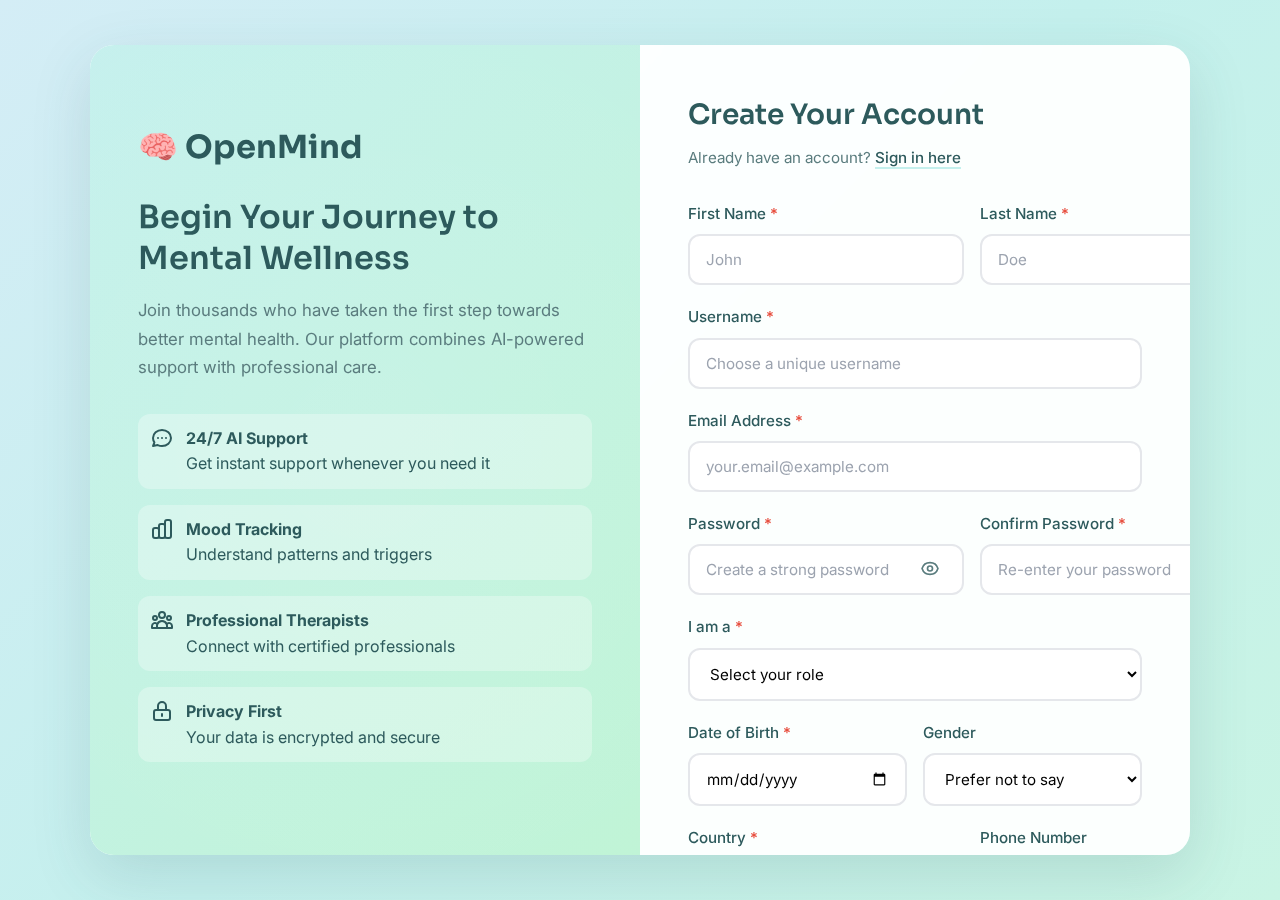
<file: templates/auth/register.html>
<!DOCTYPE html>
<html lang="en">
<head>
    <meta charset="UTF-8">
    <meta name="viewport" content="width=device-width, initial-scale=1.0">
    <title>Join OpenMind - Your Mental Wellness Companion</title>
    <link rel="preconnect" href="https://fonts.googleapis.com">
    <link rel="preconnect" href="https://fonts.gstatic.com" crossorigin>
    <link href="https://fonts.googleapis.com/css2?family=Inter:wght@300;400;500;600;700&family=Sora:wght@400;500;600;700&display=swap" rel="stylesheet">
    <style>
        /* Base Variables */
        :root {
            --primary: #c4f0ed;
            --primary-dark: #a8dcd9;
            --secondary: #c9f4e4;
            --accent: #bef4d5;
            --light-bg: #d4edf6;
            --text-dark: #2d5a5c;
            --text-muted: #5a7c7e;
            --font-primary: 'Inter', -apple-system, BlinkMacSystemFont, 'Segoe UI', Roboto, 'Helvetica Neue', Arial, sans-serif;
            --font-heading: 'Sora', -apple-system, BlinkMacSystemFont, 'Segoe UI', Roboto, 'Helvetica Neue', Arial, sans-serif;
        }

        * {
            margin: 0;
            padding: 0;
            box-sizing: border-box;
        }

        body {
            font-family: var(--font-primary);
            font-size: 16px;
            font-weight: 400;
            line-height: 1.6;
            color: #374151;
            -webkit-font-smoothing: antialiased;
            -moz-osx-font-smoothing: grayscale;
            text-rendering: optimizeLegibility;
            background: linear-gradient(135deg, var(--light-bg) 0%, var(--primary) 50%, var(--secondary) 100%);
            min-height: 100vh;
            display: flex;
            align-items: center;
            justify-content: center;
            padding: 2rem 1rem;
        }

        .register-container {
            width: 100%;
            max-width: 1100px;
            background: rgba(255, 255, 255, 0.95);
            border-radius: 24px;
            box-shadow: 0 20px 60px rgba(45, 90, 92, 0.15);
            overflow: hidden;
            display: grid;
            grid-template-columns: 1fr 1fr;
            backdrop-filter: blur(10px);
        }

        /* Left Side - Welcome Section */
        .welcome-section {
            background: linear-gradient(135deg, var(--primary) 0%, var(--accent) 100%);
            padding: 3rem;
            display: flex;
            flex-direction: column;
            justify-content: center;
            color: var(--text-dark);
            position: relative;
            overflow: hidden;
        }

        .welcome-section::before {
            content: '';
            position: absolute;
            top: -50%;
            right: -50%;
            width: 200%;
            height: 200%;
            background: radial-gradient(circle, rgba(255,255,255,0.1) 0%, transparent 70%);
            animation: pulse 8s ease-in-out infinite;
        }

        @keyframes pulse {
            0%, 100% { transform: scale(1); opacity: 0.5; }
            50% { transform: scale(1.1); opacity: 0.8; }
        }

        .welcome-content {
            position: relative;
            z-index: 1;
        }

        .logo {
            font-family: var(--font-heading);
            font-size: 2rem;
            font-weight: 700;
            margin-bottom: 1.5rem;
            color: var(--text-dark);
        }

        .welcome-title {
            font-family: var(--font-heading);
            font-size: 2rem;
            font-weight: 600;
            margin-bottom: 1rem;
            line-height: 1.3;
        }

        .welcome-text {
            font-size: 1.05rem;
            line-height: 1.7;
            margin-bottom: 2rem;
            color: var(--text-muted);
        }

        .features {
            list-style: none;
        }

        .feature-item {
            display: flex;
            align-items: flex-start;
            margin-bottom: 1rem;
            padding: 0.75rem;
            background: rgba(255, 255, 255, 0.3);
            border-radius: 12px;
            transition: transform 0.3s ease;
        }

        .feature-item:hover {
            transform: translateX(5px);
        }

        .feature-icon {
            width: 24px;
            height: 24px;
            margin-right: 0.75rem;
            flex-shrink: 0;
        }

        /* Right Side - Form Section */
        .form-section {
            padding: 3rem;
            overflow-y: auto;
            max-height: 90vh;
        }

        .form-header {
            margin-bottom: 2rem;
        }

        .form-title {
            font-family: var(--font-heading);
            font-size: 1.75rem;
            font-weight: 600;
            color: var(--text-dark);
            margin-bottom: 0.5rem;
        }

        .form-subtitle {
            color: var(--text-muted);
            font-size: 0.95rem;
        }

        .form-subtitle a {
            color: var(--text-dark);
            text-decoration: none;
            font-weight: 500;
            border-bottom: 2px solid var(--primary);
            transition: border-color 0.3s ease;
        }

        .form-subtitle a:hover {
            border-color: var(--primary-dark);
        }

        .registration-form {
            display: flex;
            flex-direction: column;
            gap: 1.25rem;
        }

        .form-row {
            display: grid;
            grid-template-columns: 1fr 1fr;
            gap: 1rem;
        }

        .form-group {
            display: flex;
            flex-direction: column;
        }

        .form-label {
            font-weight: 500;
            margin-bottom: 0.5rem;
            color: var(--text-dark);
            font-size: 0.95rem;
        }

        .required {
            color: #e74c3c;
            margin-left: 0.25rem;
        }

        .form-input,
        .form-select {
            padding: 0.875rem 1rem;
            border: 2px solid #e5e7eb;
            border-radius: 12px;
            font-size: 0.95rem;
            font-family: var(--font-primary);
            transition: all 0.3s ease;
            background: white;
        }

        .form-input:focus,
        .form-select:focus {
            outline: none;
            border-color: var(--primary-dark);
            box-shadow: 0 0 0 4px rgba(164, 220, 217, 0.15);
        }

        .form-input::placeholder {
            color: #9ca3af;
        }

        .password-input-wrapper {
            position: relative;
        }

        .password-toggle {
            position: absolute;
            right: 1rem;
            top: 50%;
            transform: translateY(-50%);
            background: none;
            border: none;
            cursor: pointer;
            color: var(--text-muted);
            padding: 0.5rem;
        }

        .checkbox-group {
            display: flex;
            align-items: flex-start;
            gap: 0.75rem;
        }

        .checkbox-input {
            margin-top: 0.25rem;
            width: 18px;
            height: 18px;
            cursor: pointer;
        }

        .checkbox-label {
            font-size: 0.9rem;
            color: var(--text-muted);
            line-height: 1.5;
        }

        .checkbox-label a {
            color: var(--text-dark);
            text-decoration: none;
            border-bottom: 1px solid var(--primary);
        }

        .submit-btn {
            padding: 1rem;
            background: linear-gradient(135deg, var(--primary-dark) 0%, var(--text-dark) 100%);
            color: white;
            border: none;
            border-radius: 12px;
            font-size: 1rem;
            font-weight: 600;
            cursor: pointer;
            transition: all 0.3s ease;
            font-family: var(--font-heading);
            margin-top: 0.5rem;
        }

        .submit-btn:hover {
            transform: translateY(-2px);
            box-shadow: 0 8px 20px rgba(45, 90, 92, 0.3);
        }

        .submit-btn:active {
            transform: translateY(0);
        }

        .divider {
            display: flex;
            align-items: center;
            text-align: center;
            margin: 1.5rem 0;
            color: var(--text-muted);
            font-size: 0.9rem;
        }

        .divider::before,
        .divider::after {
            content: '';
            flex: 1;
            border-bottom: 1px solid #e5e7eb;
        }

        .divider span {
            padding: 0 1rem;
        }

        .privacy-notice {
            margin-top: 1.5rem;
            padding: 1rem;
            background: var(--light-bg);
            border-radius: 12px;
            font-size: 0.85rem;
            color: var(--text-muted);
            text-align: center;
        }

        /* Responsive Design */
        @media (max-width: 968px) {
            .register-container {
                grid-template-columns: 1fr;
            }

            .welcome-section {
                padding: 2rem;
            }

            .form-section {
                max-height: none;
            }

            .form-row {
                grid-template-columns: 1fr;
            }
        }

        @media (max-width: 480px) {
            body {
                padding: 1rem;
            }

            .form-section {
                padding: 2rem 1.5rem;
            }

            .welcome-section {
                padding: 1.5rem;
            }

            .welcome-title {
                font-size: 1.5rem;
            }

            .logo {
                font-size: 1.5rem;
            }
        }

        /* Custom Scrollbar */
        .form-section::-webkit-scrollbar {
            width: 8px;
        }

        .form-section::-webkit-scrollbar-track {
            background: #f1f1f1;
            border-radius: 10px;
        }

        .form-section::-webkit-scrollbar-thumb {
            background: var(--primary-dark);
            border-radius: 10px;
        }

        .form-section::-webkit-scrollbar-thumb:hover {
            background: var(--text-dark);
        }
    </style>
</head>
<body>
    <div class="register-container">
        <!-- Left Side - Welcome Section -->
        <div class="welcome-section">
            <div class="welcome-content">
                <div class="logo">🧠 OpenMind</div>
                <h1 class="welcome-title">Begin Your Journey to Mental Wellness</h1>
                <p class="welcome-text">
                    Join thousands who have taken the first step towards better mental health. 
                    Our platform combines AI-powered support with professional care.
                </p>
                
                <ul class="features">
                    <li class="feature-item">
                        <svg class="feature-icon" fill="none" stroke="currentColor" viewBox="0 0 24 24">
                            <path stroke-linecap="round" stroke-linejoin="round" stroke-width="2" d="M8 12h.01M12 12h.01M16 12h.01M21 12c0 4.418-4.03 8-9 8a9.863 9.863 0 01-4.255-.949L3 20l1.395-3.72C3.512 15.042 3 13.574 3 12c0-4.418 4.03-8 9-8s9 3.582 9 8z"/>
                        </svg>
                        <div>
                            <strong>24/7 AI Support</strong><br>
                            Get instant support whenever you need it
                        </div>
                    </li>
                    <li class="feature-item">
                        <svg class="feature-icon" fill="none" stroke="currentColor" viewBox="0 0 24 24">
                            <path stroke-linecap="round" stroke-linejoin="round" stroke-width="2" d="M9 19v-6a2 2 0 00-2-2H5a2 2 0 00-2 2v6a2 2 0 002 2h2a2 2 0 002-2zm0 0V9a2 2 0 012-2h2a2 2 0 012 2v10m-6 0a2 2 0 002 2h2a2 2 0 002-2m0 0V5a2 2 0 012-2h2a2 2 0 012 2v14a2 2 0 01-2 2h-2a2 2 0 01-2-2z"/>
                        </svg>
                        <div>
                            <strong>Mood Tracking</strong><br>
                            Understand patterns and triggers
                        </div>
                    </li>
                    <li class="feature-item">
                        <svg class="feature-icon" fill="none" stroke="currentColor" viewBox="0 0 24 24">
                            <path stroke-linecap="round" stroke-linejoin="round" stroke-width="2" d="M17 20h5v-2a3 3 0 00-5.356-1.857M17 20H7m10 0v-2c0-.656-.126-1.283-.356-1.857M7 20H2v-2a3 3 0 015.356-1.857M7 20v-2c0-.656.126-1.283.356-1.857m0 0a5.002 5.002 0 019.288 0M15 7a3 3 0 11-6 0 3 3 0 016 0zm6 3a2 2 0 11-4 0 2 2 0 014 0zM7 10a2 2 0 11-4 0 2 2 0 014 0z"/>
                        </svg>
                        <div>
                            <strong>Professional Therapists</strong><br>
                            Connect with certified professionals
                        </div>
                    </li>
                    <li class="feature-item">
                        <svg class="feature-icon" fill="none" stroke="currentColor" viewBox="0 0 24 24">
                            <path stroke-linecap="round" stroke-linejoin="round" stroke-width="2" d="M12 15v2m-6 4h12a2 2 0 002-2v-6a2 2 0 00-2-2H6a2 2 0 00-2 2v6a2 2 0 002 2zm10-10V7a4 4 0 00-8 0v4h8z"/>
                        </svg>
                        <div>
                            <strong>Privacy First</strong><br>
                            Your data is encrypted and secure
                        </div>
                    </li>
                </ul>
            </div>
        </div>

        <!-- Right Side - Registration Form -->
        <div class="form-section">
            <div class="form-header">
                <h2 class="form-title">Create Your Account</h2>
                <p class="form-subtitle">Already have an account? <a href="/login">Sign in here</a></p>
            </div>

            <form method="POST" action="" class="registration-form">
                <!-- Django CSRF Token -->
                <!-- {% csrf_token %} -->
                
                <div class="form-row">
                    <div class="form-group">
                        <label class="form-label" for="first_name">First Name<span class="required">*</span></label>
                        <input type="text" id="first_name" name="first_name" class="form-input" placeholder="John" required>
                    </div>
                    <div class="form-group">
                        <label class="form-label" for="last_name">Last Name<span class="required">*</span></label>
                        <input type="text" id="last_name" name="last_name" class="form-input" placeholder="Doe" required>
                    </div>
                </div>

                <div class="form-group">
                    <label class="form-label" for="username">Username<span class="required">*</span></label>
                    <input type="text" id="username" name="username" class="form-input" placeholder="Choose a unique username" required>
                </div>

                <div class="form-group">
                    <label class="form-label" for="email">Email Address<span class="required">*</span></label>
                    <input type="email" id="email" name="email" class="form-input" placeholder="your.email@example.com" required>
                </div>

                <div class="form-row">
                    <div class="form-group">
                        <label class="form-label" for="password">Password<span class="required">*</span></label>
                        <div class="password-input-wrapper">
                            <input type="password" id="password" name="password" class="form-input" placeholder="Create a strong password" required>
                            <button type="button" class="password-toggle" onclick="togglePassword('password')">
                                <svg width="20" height="20" fill="none" stroke="currentColor" viewBox="0 0 24 24">
                                    <path stroke-linecap="round" stroke-linejoin="round" stroke-width="2" d="M15 12a3 3 0 11-6 0 3 3 0 016 0z"/>
                                    <path stroke-linecap="round" stroke-linejoin="round" stroke-width="2" d="M2.458 12C3.732 7.943 7.523 5 12 5c4.478 0 8.268 2.943 9.542 7-1.274 4.057-5.064 7-9.542 7-4.477 0-8.268-2.943-9.542-7z"/>
                                </svg>
                            </button>
                        </div>
                    </div>
                    <div class="form-group">
                        <label class="form-label" for="confirm_password">Confirm Password<span class="required">*</span></label>
                        <div class="password-input-wrapper">
                            <input type="password" id="confirm_password" name="confirm_password" class="form-input" placeholder="Re-enter your password" required>
                            <button type="button" class="password-toggle" onclick="togglePassword('confirm_password')">
                                <svg width="20" height="20" fill="none" stroke="currentColor" viewBox="0 0 24 24">
                                    <path stroke-linecap="round" stroke-linejoin="round" stroke-width="2" d="M15 12a3 3 0 11-6 0 3 3 0 016 0z"/>
                                    <path stroke-linecap="round" stroke-linejoin="round" stroke-width="2" d="M2.458 12C3.732 7.943 7.523 5 12 5c4.478 0 8.268 2.943 9.542 7-1.274 4.057-5.064 7-9.542 7-4.477 0-8.268-2.943-9.542-7z"/>
                                </svg>
                            </button>
                        </div>
                    </div>
                </div>

                <div class="form-group">
                    <label class="form-label" for="user_type">I am a<span class="required">*</span></label>
                    <select id="user_type" name="user_type" class="form-select" required>
                        <option value="">Select your role</option>
                        <option value="student">Student</option>
                        <option value="child">Child/Teen</option>
                        <option value="adult">Adult</option>
                        <option value="therapist">Professional Therapist</option>
                    </select>
                </div>

                <div class="form-row">
                    <div class="form-group">
                        <label class="form-label" for="date_of_birth">Date of Birth<span class="required">*</span></label>
                        <input type="date" id="date_of_birth" name="date_of_birth" class="form-input" required>
                    </div>
                    <div class="form-group">
                        <label class="form-label" for="gender">Gender</label>
                        <select id="gender" name="gender" class="form-select">
                            <option value="">Prefer not to say</option>
                            <option value="male">Male</option>
                            <option value="female">Female</option>
                            <option value="non_binary">Non-Binary</option>
                            <option value="other">Other</option>
                        </select>
                    </div>
                </div>

                <div class="form-row">
                    <div class="form-group">
                        <label class="form-label" for="country">Country<span class="required">*</span></label>
                        <input type="text" id="country" name="country" class="form-input" placeholder="e.g., Kenya" required>
                    </div>
                    <div class="form-group">
                        <label class="form-label" for="phone_number">Phone Number</label>
                        <input type="tel" id="phone_number" name="phone_number" class="form-input" placeholder="+254712345678">
                    </div>
                </div>

                <div class="checkbox-group">
                    <input type="checkbox" id="data_sharing_consent" name="data_sharing_consent" class="checkbox-input" required>
                    <label for="data_sharing_consent" class="checkbox-label">
                        I agree to the <a href="/terms">Terms of Service</a> and <a href="/privacy">Privacy Policy</a>, 
                        and consent to anonymized data being used for mental health research<span class="required">*</span>
                    </label>
                </div>

                <button type="submit" class="submit-btn">Create My Account</button>

                <div class="privacy-notice">
                    🔒 Your privacy matters. All personal information is encrypted and handled according to HIPAA standards.
                </div>
            </form>
        </div>
    </div>

    <script>
        function togglePassword(inputId) {
            const input = document.getElementById(inputId);
            input.type = input.type === 'password' ? 'text' : 'password';
        }

        // Form validation
        document.querySelector('.registration-form').addEventListener('submit', function(e) {
            const password = document.getElementById('password').value;
            const confirmPassword = document.getElementById('confirm_password').value;
            
            if (password !== confirmPassword) {
                e.preventDefault();
                alert('Passwords do not match. Please try again.');
            }
        });
    </script>
</body>
</html>
</file>
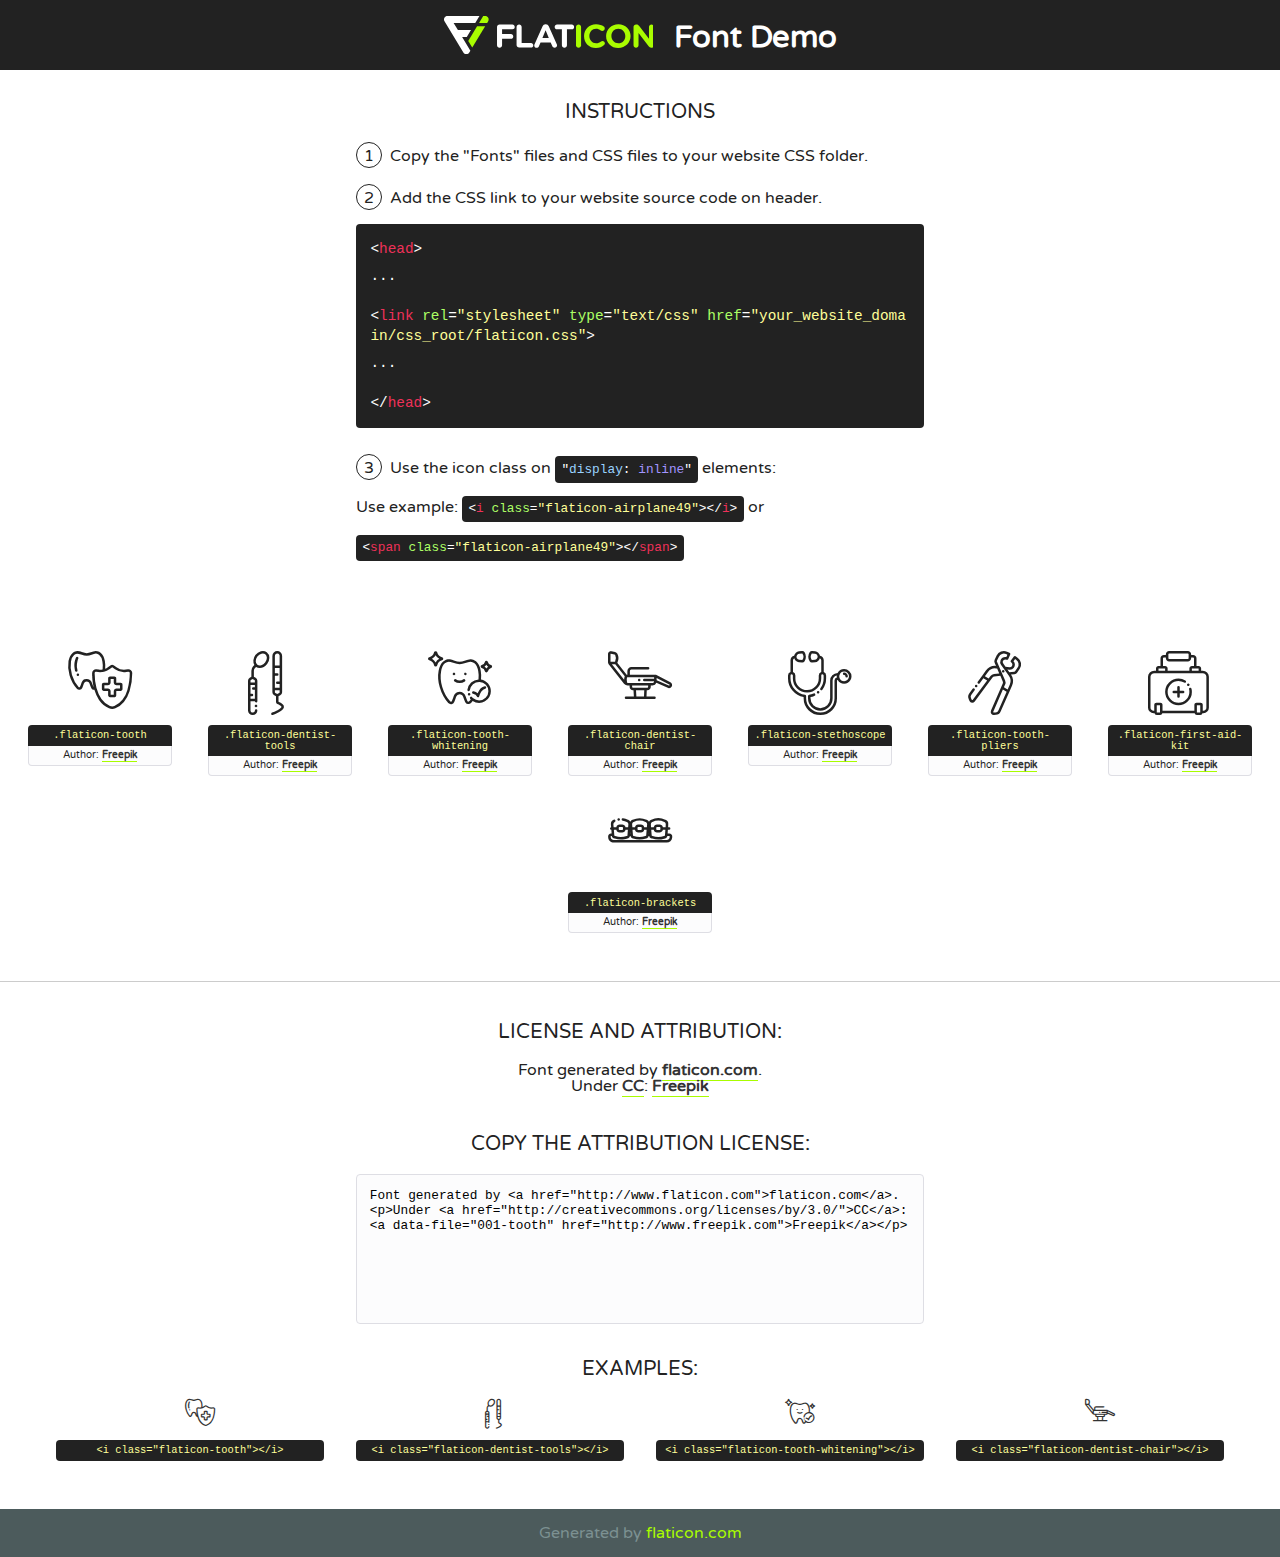
<file: static/fonts/flaticon/font/flaticon.html>
<!DOCTYPE html>
<!--
  Flaticon icon font: Flaticon
  Creation date: 14/09/2018 07:17
-->
<html>
<!DOCTYPE html>
<html>

<head>
    <title>Flaticon WebFont</title>
    <link href="http://fonts.googleapis.com/css?family=Varela+Round" rel="stylesheet" type="text/css" />
    <link rel="stylesheet" type="text/css" href="flaticon.css">
    <meta charset="UTF-8">
    <style>
    html, body, div, span, applet, object, iframe,
    h1, h2, h3, h4, h5, h6, p, blockquote, pre,
    a, abbr, acronym, address, big, cite, code,
    del, dfn, em, img, ins, kbd, q, s, samp,
    small, strike, strong, sub, sup, tt, var,
    b, u, i, center,
    dl, dt, dd, ol, ul, li,
    fieldset, form, label, legend,
    table, caption, tbody, tfoot, thead, tr, th, td,
    article, aside, canvas, details, embed, 
    figure, figcaption, footer, header, hgroup, 
    menu, nav, output, ruby, section, summary,
    time, mark, audio, video {
        margin: 0;
        padding: 0;
        border: 0;
        font-size: 100%;
        font: inherit;
        vertical-align: baseline;
    }
    /* HTML5 display-role reset for older browsers */
    article, aside, details, figcaption, figure, 
    footer, header, hgroup, menu, nav, section {
        display: block;
    }
    body {
        line-height: 1;
    }
    ol, ul {
        list-style: none;
    }
    blockquote, q {
        quotes: none;
    }
    blockquote:before, blockquote:after,
    q:before, q:after {
        content: '';
        content: none;
    }
    table {
        border-collapse: collapse;
        border-spacing: 0;
    }
    body {
        font-family: 'Varela Round', Helvetica, Arial, sans-serif;
        font-size: 16px;
        color: #222;
    }
    a {
        color: #333;
        border-bottom: 1px solid #a9fd00;
        font-weight: bold;
        text-decoration: none;
    }
    * {
        -moz-box-sizing: border-box;
        -webkit-box-sizing: border-box;
        box-sizing: border-box;
        margin: 0;
        padding: 0;
    }
    [class^="flaticon-"]:before, [class*=" flaticon-"]:before, [class^="flaticon-"]:after, [class*=" flaticon-"]:after {
        font-family: Flaticon;
        font-size: 30px;
        font-style: normal;
        margin-left: 20px;
        color: #333;
    }
    .wrapper {
        max-width: 600px;
        margin: auto;
        padding: 0 1em;
    }
    .title {
        font-size: 1.25em;
        text-align: center;
        margin-bottom: 1em;
        text-transform: uppercase;
    }
    header {
        text-align: center;
        background-color: #222;
        color: #fff;
        padding: 1em;
    }
    header .logo {
        width: 210px;
        height: 38px;
        display: inline-block;
        vertical-align: middle;
        margin-right: 1em;
        border: none;
    }
    header strong {
        font-size: 1.95em;
        font-weight: bold;
        vertical-align: middle;
        margin-top: 5px;
        display: inline-block;
    }
    .demo {
        margin: 2em auto;
        line-height: 1.25em;
    }
    .demo ul li {
        margin-bottom: 1em;
    }
    .demo ul li .num {
        color: #222;
        border-radius: 20px;
        display: inline-block;
        width: 26px;
        padding: 3px;
        height: 26px;
        text-align: center;
        margin-right: 0.5em;
        border: 1px solid #222;
    }
    .demo ul li code {
        background-color: #222;
        border-radius: 4px;
        padding: 0.25em 0.5em;
        display: inline-block;
        color: #fff;
        font-family: Consolas,Monaco,Lucida Console,Liberation Mono,DejaVu Sans Mono,Bitstream Vera Sans Mono,Courier New, monospace;
        font-weight: lighter;
        margin-top: 1em;
        font-size: 0.8em;
        word-break: break-all;
    }
    .demo ul li code.big {
        padding: 1em;
        font-size: 0.9em;
    }
    .demo ul li code .red {
        color: #EF3159;
    }
    .demo ul li code .green {
        color: #ACFF65;
    }
    .demo ul li code .yellow {
        color: #FFFF99;
    }
    .demo ul li code .blue {
        color: #99D3FF;
    }
    .demo ul li code .purple {
        color: #A295FF;
    }
    .demo ul li code .dots {
        margin-top: 0.5em;
        display: block;
    }
    #glyphs {
        border-bottom: 1px solid #ccc;
        padding: 2em 0;
        text-align: center;
    }
    .glyph {
        display: inline-block;
        width: 9em;
        margin: 1em;
        text-align: center;
        vertical-align: top;
        background: #FFF;
    }
    .glyph .glyph-icon {
        padding: 10px;
        display: block;
        font-family:"Flaticon";
        font-size: 64px;
        line-height: 1;
    }
    .glyph .glyph-icon:before {
        font-size: 64px;
        color: #222;
        margin-left: 0;
    }
    .class-name {
        font-size: 0.65em;
        background-color: #222;
        color: #fff;
        border-radius: 4px 4px 0 0;
        padding: 0.5em;
        color: #FFFF99;
        font-family: Consolas,Monaco,Lucida Console,Liberation Mono,DejaVu Sans Mono,Bitstream Vera Sans Mono,Courier New, monospace;
    }
    .author-name {
        font-size: 0.6em;
        background-color: #fcfcfd;
        border: 1px solid #DEDEE4;
        border-top: 0;
        border-radius: 0 0 4px 4px;
        padding: 0.5em;
    }
    .class-name:last-child {
        font-size: 10px;
        color:#888;
    }
    .class-name:last-child a {
        font-size: 10px;
        color:#555;
    }
    .class-name:last-child a:hover {
        color:#a9fd00;
    }
    .glyph > input {
        display: block;
        width: 100px;
        margin: 5px auto;
        text-align: center;
        font-size: 12px;
        cursor: text;
    }
    .glyph > input.icon-input {
        font-family:"Flaticon";
        font-size: 16px;
        margin-bottom: 10px;
    }
    .attribution .title {
        margin-top: 2em;
    }
    .attribution textarea {
        background-color: #fcfcfd;
        padding: 1em;
        border: none;
        box-shadow: none;
        border: 1px solid #DEDEE4;
        border-radius: 4px;
        resize: none;
        width: 100%;
        height: 150px;
        font-size: 0.8em;
        font-family: Consolas,Monaco,Lucida Console,Liberation Mono,DejaVu Sans Mono,Bitstream Vera Sans Mono,Courier New, monospace;
        -webkit-appearance: none;
    }
    .iconsuse {
        margin: 2em auto;
        text-align: center;
        max-width: 1200px;
    }
    .iconsuse:after {
        content: '';
        display: table;
        clear: both;
    }
    .iconsuse .image {
        float: left;
        width: 25%;
        padding: 0 1em;
    }
    .iconsuse .image p {
        margin-bottom: 1em;
    }
    .iconsuse .image span {
        display: block;
        font-size: 0.65em;
        background-color: #222;
        color: #fff;
        border-radius: 4px;
        padding: 0.5em;
        color: #FFFF99;
        margin-top: 1em;
        font-family: Consolas,Monaco,Lucida Console,Liberation Mono,DejaVu Sans Mono,Bitstream Vera Sans Mono,Courier New, monospace;
    }
    #footer {
        text-align: center;
        background-color: #4C5B5C;
        color: #7c9192;
        padding: 1em;
    }
    #footer a {
        border: none;
        color: #a9fd00;
        font-weight: normal;
    }
    @media (max-width: 960px) {
        .iconsuse .image {
            width: 50%;
        }
    }
    @media (max-width: 560px) {
        .iconsuse .image {
            width: 100%;
        }
    }
    </style>
</head>

<body class="characters-off">

    <header>
        <a href="http://www.flaticon.com" target="_blank" class="logo">
            <svg version="1.1" xmlns="http://www.w3.org/2000/svg" xmlns:xlink="http://www.w3.org/1999/xlink" xmlns:a="http://ns.adobe.com/AdobeSVGViewerExtensions/3.0/" viewBox="0 0 560.875 102.036" enable-background="new 0 0 560.875 102.036" xml:space="preserve">
                <defs>
                </defs>
                <g>
                    <g class="letters">
                        <path fill="#ffffff" d="M141.596,29.675c0-3.777,2.985-6.767,6.764-6.767h34.438c3.426,0,6.15,2.728,6.15,6.15
                        c0,3.43-2.724,6.149-6.15,6.149h-27.674v13.091h23.719c3.429,0,6.151,2.724,6.151,6.15c0,3.43-2.723,6.149-6.151,6.149h-23.719
                        v17.574c0,3.773-2.986,6.761-6.764,6.761c-3.779,0-6.764-2.989-6.764-6.761V29.675z"></path>
                        <path fill="#ffffff" d="M193.844,29.149c0-3.781,2.985-6.767,6.764-6.767c3.776,0,6.763,2.985,6.763,6.767v42.957h25.039
                        c3.426,0,6.149,2.726,6.149,6.153c0,3.425-2.723,6.15-6.149,6.15h-31.802c-3.779,0-6.764-2.986-6.764-6.768V29.149z"></path>
                        <path fill="#ffffff" d="M241.891,75.71l21.438-48.407c1.492-3.341,4.215-5.357,7.906-5.357h0.792
                        c3.686,0,6.323,2.017,7.815,5.357l21.439,48.407c0.436,0.967,0.701,1.845,0.701,2.723c0,3.602-2.809,6.501-6.414,6.501
                        c-3.161,0-5.269-1.845-6.499-4.655l-4.132-9.661h-27.059l-4.301,10.102c-1.144,2.631-3.426,4.214-6.237,4.214
                        c-3.517,0-6.24-2.81-6.24-6.325C241.1,77.64,241.451,76.677,241.891,75.71z M279.932,58.666l-8.521-20.297l-8.526,20.297H279.932
                        z"></path>
                        <path fill="#ffffff" d="M314.864,35.387H301.86c-3.429,0-6.239-2.813-6.239-6.238c0-3.429,2.811-6.24,6.239-6.24h39.533
                        c3.426,0,6.237,2.811,6.237,6.24c0,3.425-2.811,6.238-6.237,6.238h-13.001v42.785c0,3.773-2.99,6.761-6.764,6.761
                        c-3.779,0-6.764-2.989-6.764-6.761V35.387z"></path>
                        <path fill="#A9FD00" d="M352.615,29.149c0-3.781,2.985-6.767,6.767-6.767c3.774,0,6.761,2.985,6.761,6.767v49.024
                        c0,3.773-2.987,6.761-6.761,6.761c-3.781,0-6.767-2.989-6.767-6.761V29.149z"></path>
                        <path fill="#A9FD00" d="M374.132,53.836v-0.179c0-17.481,13.178-31.801,32.065-31.801c9.22,0,15.459,2.458,20.557,6.238
                        c1.402,1.054,2.637,2.985,2.637,5.357c0,3.692-2.985,6.59-6.681,6.59c-1.845,0-3.071-0.702-4.044-1.319
                        c-3.776-2.813-7.729-4.393-12.562-4.393c-10.364,0-17.831,8.611-17.831,19.154v0.173c0,10.542,7.291,19.329,17.831,19.329
                        c5.715,0,9.492-1.756,13.359-4.834c1.049-0.874,2.458-1.491,4.039-1.491c3.429,0,6.325,2.813,6.325,6.236
                        c0,2.106-1.056,3.78-2.282,4.834c-5.539,4.834-12.036,7.733-21.878,7.733C387.572,85.464,374.132,71.493,374.132,53.836z"></path>
                        <path fill="#A9FD00" d="M433.009,53.836v-0.179c0-17.481,13.79-31.801,32.766-31.801c18.981,0,32.592,14.143,32.592,31.628v0.173
                        c0,17.483-13.785,31.807-32.769,31.807C446.625,85.464,433.009,71.32,433.009,53.836z M484.224,53.836v-0.179
                        c0-10.539-7.725-19.326-18.626-19.326c-10.893,0-18.449,8.611-18.449,19.154v0.173c0,10.542,7.73,19.329,18.626,19.329
                        C476.676,72.986,484.224,64.378,484.224,53.836z"></path>
                        <path fill="#A9FD00" d="M506.233,29.321c0-3.774,2.99-6.763,6.767-6.763h1.401c3.252,0,5.183,1.583,7.029,3.953l26.093,34.265
                        V29.059c0-3.692,2.99-6.677,6.681-6.677c3.683,0,6.671,2.985,6.671,6.677v48.934c0,3.78-2.987,6.765-6.764,6.765h-0.436
                        c-3.257,0-5.188-1.581-7.034-3.953l-27.056-35.492v32.944c0,3.687-2.985,6.676-6.678,6.676c-3.683,0-6.673-2.989-6.673-6.676
                        V29.321z"></path>
                    </g>
                    <g class="insignia">
                        <path fill="#ffffff" d="M48.372,56.137h12.517l11.156-18.537H37.186L25.688,18.539h57.825L94.668,0H9.271
                        C5.925,0,2.842,1.801,1.198,4.716c-1.644,2.907-1.593,6.482,0.134,9.343l50.38,83.501c1.678,2.781,4.689,4.476,7.938,4.476
                        c3.246,0,6.257-1.695,7.935-4.476l2.898-4.804L48.372,56.137z"></path>
                        <g class="i">
                            <path fill="#A9FD00" d="M93.575,18.539h0.031v0.004l21.652,0.004l2.705-4.488c1.727-2.861,1.778-6.436,0.133-9.343
                            C116.454,1.801,113.371,0,110.026,0h-5.294L93.575,18.539z"></path>
                            <polygon fill="#A9FD00" points="88.291,27.356 64.725,66.486 75.519,84.404 109.942,27.356"></polygon>
                        </g>
                    </g>
                </g>
            </svg>
        </a>
        <strong>Font Demo</strong>
    </header>


    <section class="demo wrapper">

        <p class="title">Instructions</p>

        <ul>
            <li>
                <span class="num">1</span>Copy the "Fonts" files and CSS files to your website CSS folder.
            </li>
            <li>
                <span class="num">2</span>Add the CSS link to your website source code on header.
                <code class="big">
                    &lt;<span class="red">head</span>&gt;
                    <br/><span class="dots">...</span>
                    <br/>&lt;<span class="red">link</span> <span class="green">rel</span>=<span class="yellow">"stylesheet"</span> <span class="green">type</span>=<span class="yellow">"text/css"</span> <span class="green">href</span>=<span class="yellow">"your_website_domain/css_root/flaticon.css"</span>&gt;
                    <br/><span class="dots">...</span>
                    <br/>&lt;/<span class="red">head</span>&gt;
                </code>
            </li>

            <li>
                <p>
                    <span class="num">3</span>Use the icon class on <code>"<span class="blue">display</span>:<span class="purple"> inline</span>"</code> elements:
                    <br />
                    Use example: <code>&lt;<span class="red">i</span> <span class="green">class</span>=<span class="yellow">&quot;flaticon-airplane49&quot;</span>&gt;&lt;/<span class="red">i</span>&gt;</code> or <code>&lt;<span class="red">span</span> <span class="green">class</span>=<span class="yellow">&quot;flaticon-airplane49&quot;</span>&gt;&lt;/<span class="red">span</span>&gt;</code>
            </li>
        </ul>

    </section>




   <section id="glyphs">          
    
      
        <div class="glyph"><div class="glyph-icon flaticon-tooth"></div>
            <div class="class-name">.flaticon-tooth</div>
            <div class="author-name">Author: <a data-file="001-tooth" href="http://www.freepik.com">Freepik</a> </div> 
        </div>        
        
        <div class="glyph"><div class="glyph-icon flaticon-dentist-tools"></div>
            <div class="class-name">.flaticon-dentist-tools</div>
            <div class="author-name">Author: <a data-file="002-dentist-tools" href="http://www.freepik.com">Freepik</a> </div> 
        </div>        
        
        <div class="glyph"><div class="glyph-icon flaticon-tooth-whitening"></div>
            <div class="class-name">.flaticon-tooth-whitening</div>
            <div class="author-name">Author: <a data-file="003-tooth-whitening" href="http://www.freepik.com">Freepik</a> </div> 
        </div>        
        
        <div class="glyph"><div class="glyph-icon flaticon-dentist-chair"></div>
            <div class="class-name">.flaticon-dentist-chair</div>
            <div class="author-name">Author: <a data-file="004-dentist-chair" href="http://www.freepik.com">Freepik</a> </div> 
        </div>        
        
        <div class="glyph"><div class="glyph-icon flaticon-stethoscope"></div>
            <div class="class-name">.flaticon-stethoscope</div>
            <div class="author-name">Author: <a data-file="005-stethoscope" href="http://www.freepik.com">Freepik</a> </div> 
        </div>        
        
        <div class="glyph"><div class="glyph-icon flaticon-tooth-pliers"></div>
            <div class="class-name">.flaticon-tooth-pliers</div>
            <div class="author-name">Author: <a data-file="006-tooth-pliers" href="http://www.freepik.com">Freepik</a> </div> 
        </div>        
        
        <div class="glyph"><div class="glyph-icon flaticon-first-aid-kit"></div>
            <div class="class-name">.flaticon-first-aid-kit</div>
            <div class="author-name">Author: <a data-file="007-first-aid-kit" href="http://www.freepik.com">Freepik</a> </div> 
        </div>        
        
        <div class="glyph"><div class="glyph-icon flaticon-brackets"></div>
            <div class="class-name">.flaticon-brackets</div>
            <div class="author-name">Author: <a data-file="008-brackets" href="http://www.freepik.com">Freepik</a> </div> 
        </div>        
        

    </section>



    <section class="attribution wrapper"   style="text-align:center;">

      <div class="title">License and attribution:</div><div class="attrDiv">Font generated by <a href="http://www.flaticon.com">flaticon.com</a>. <div><p>Under <a href="http://creativecommons.org/licenses/by/3.0/">CC</a>: <a data-file="001-tooth" href="http://www.freepik.com">Freepik</a></p>  </div>
      </div>
      <div class="title">Copy the Attribution License:</div>

    <textarea onclick="this.focus();this.select();">Font generated by &lt;a href=&quot;http://www.flaticon.com&quot;&gt;flaticon.com&lt;/a&gt;. <p>Under <a href="http://creativecommons.org/licenses/by/3.0/">CC</a>: <a data-file="001-tooth" href="http://www.freepik.com">Freepik</a></p>  
     </textarea>

    </section>

    <section class="iconsuse">

          <div class="title">Examples:</div>            
             
            <div class="image">
                <p>
                    <i class="glyph-icon flaticon-tooth"></i> 
                    <span>&lt;i class=&quot;flaticon-tooth&quot;&gt;&lt;/i&gt;</span>
                </p>
            </div>
            
            <div class="image">
                <p>
                    <i class="glyph-icon flaticon-dentist-tools"></i> 
                    <span>&lt;i class=&quot;flaticon-dentist-tools&quot;&gt;&lt;/i&gt;</span>
                </p>
            </div>
            
            <div class="image">
                <p>
                    <i class="glyph-icon flaticon-tooth-whitening"></i> 
                    <span>&lt;i class=&quot;flaticon-tooth-whitening&quot;&gt;&lt;/i&gt;</span>
                </p>
            </div>
            
            <div class="image">
                <p>
                    <i class="glyph-icon flaticon-dentist-chair"></i> 
                    <span>&lt;i class=&quot;flaticon-dentist-chair&quot;&gt;&lt;/i&gt;</span>
                </p>
            </div>
                       
        </div>
                            
    </section>

<div id="footer">
    <div>Generated by <a href="http://www.flaticon.com">flaticon.com</a>
    </div>
</div>



</body>
</html>
</file>
<file: static/fonts/flaticon/font/flaticon.css>
/*
  	Flaticon icon font: Flaticon
  	Creation date: 14/09/2018 07:17
  	*/

@font-face {
  font-family: "Flaticon";
  src: url("./Flaticon.eot");
  src: url("./Flaticon.eot?#iefix") format("embedded-opentype"),
       url("./Flaticon.woff") format("woff"),
       url("./Flaticon.ttf") format("truetype"),
       url("./Flaticon.svg#Flaticon") format("svg");
  font-weight: normal;
  font-style: normal;

  line-height: 1;

  

}

@media screen and (-webkit-min-device-pixel-ratio:0) {
  @font-face {
    font-family: "Flaticon";
    src: url("./Flaticon.svg#Flaticon") format("svg");
  }
}

[class^="flaticon-"]:before, [class*=" flaticon-"]:before,
[class^="flaticon-"]:after, [class*=" flaticon-"]:after {   
  font-family: Flaticon;
  font-style: normal;
  margin-left: 0px;
  /* Better Font Rendering =========== */
  -webkit-font-smoothing: antialiased;
  -moz-osx-font-smoothing: grayscale;
}

.flaticon-tooth:before { content: "\f100"; }
.flaticon-dentist-tools:before { content: "\f101"; }
.flaticon-tooth-whitening:before { content: "\f102"; }
.flaticon-dentist-chair:before { content: "\f103"; }
.flaticon-stethoscope:before { content: "\f104"; }
.flaticon-tooth-pliers:before { content: "\f105"; }
.flaticon-first-aid-kit:before { content: "\f106"; }
.flaticon-brackets:before { content: "\f107"; }
</file>
